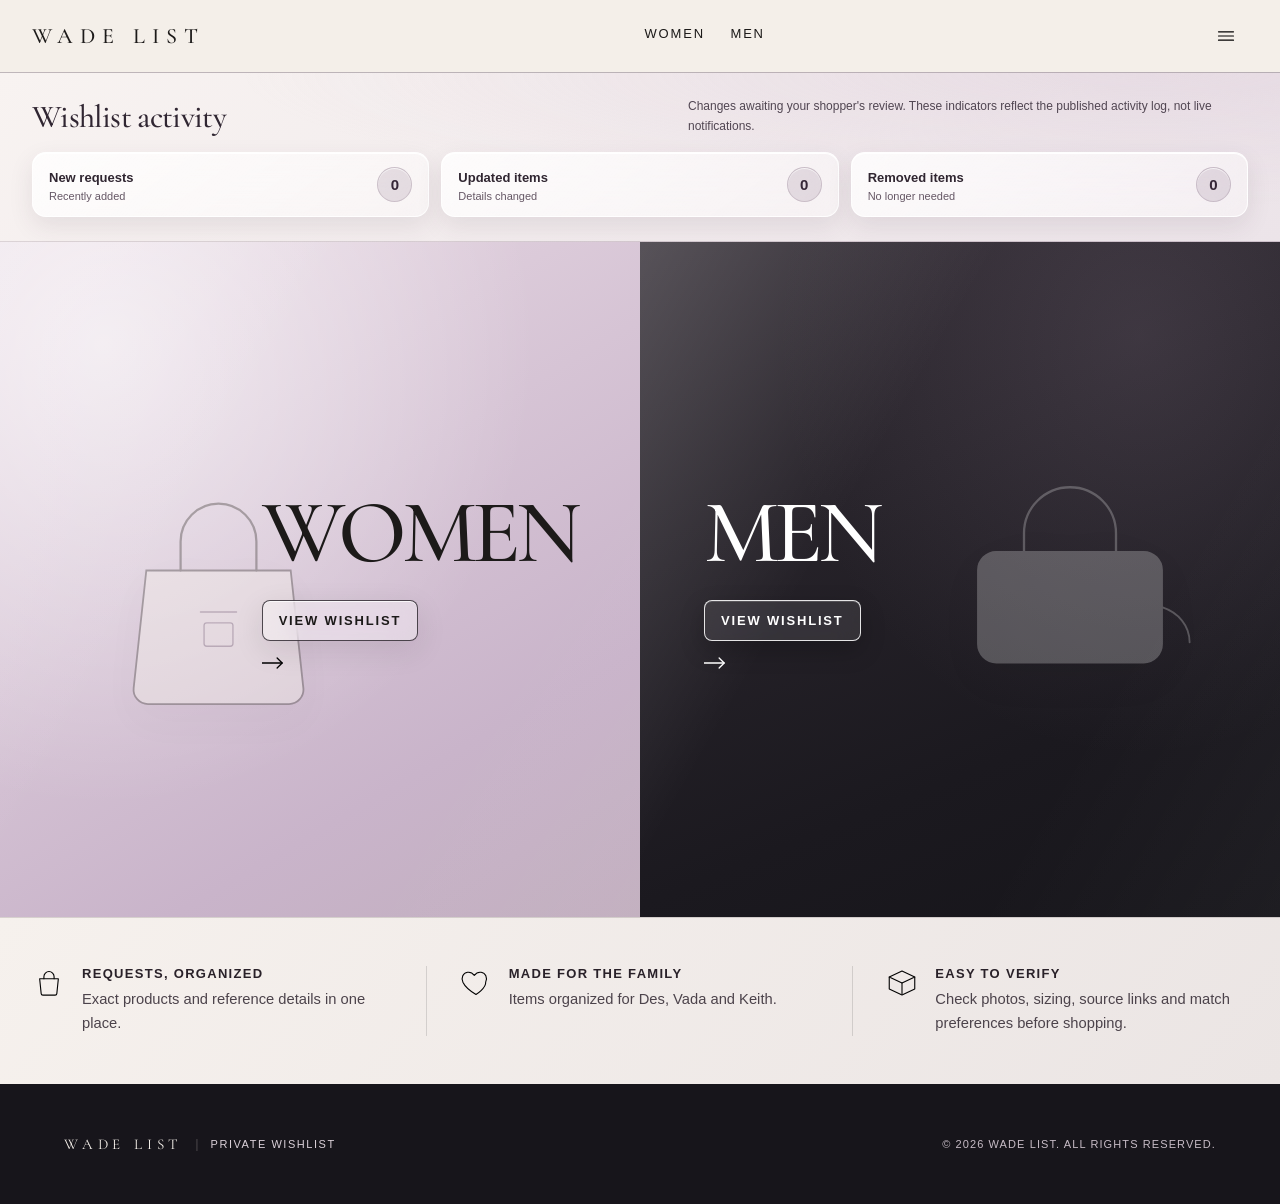
<file: index.html>
<!doctype html>
<html lang="en" class="no-js">
<head>
  <meta charset="utf-8" />
  <meta name="viewport" content="width=device-width, initial-scale=1" />
  <title>Wade List — Private Wishlist</title>
  <meta name="robots" content="noindex, nofollow" />
  <link rel="stylesheet" href="assets/css/tokens.css" />
  <link rel="stylesheet" href="assets/css/base.css" />
  <link rel="stylesheet" href="assets/css/nav.css" />
  <link rel="stylesheet" href="assets/css/home.css" />
  <link rel="stylesheet" href="assets/css/footer.css" />
  <link rel="stylesheet" href="assets/css/wishlist-refinement.css" />
  <link rel="stylesheet" href="assets/css/liquid-luxe.css?v=20261110glass3" />
  
</head>
<body>
  <a class="wishlist-skip" href="#main-content">Skip to wishlist</a>
  <header class="site-header">
    <div class="site-header__inner container">
      <a href="index.html" class="wordmark">WADE LIST</a>
      <nav class="main-nav" aria-label="Primary">
        <a href="women.html" class="main-nav__link">Women</a>
        <a href="men.html" class="main-nav__link">Men</a>
      </nav>
      <div class="site-header__icons"><button type="button" class="icon-btn icon-btn--menu" data-mobile-menu-trigger aria-label="Browse categories" aria-controls="megaMenu" aria-expanded="false"><img src="assets/images/icons/menu.svg" alt="" /></button></div>
    </div>

    <div class="mega-menu" id="megaMenu" data-mega-menu><div class="mega-menu__inner container"><a href="women.html">Women wishlist</a><a href="men.html">Men wishlist</a></div></div>
  </header>
  <div class="mega-menu-backdrop" data-mega-menu-backdrop></div>

<section id="wishlist-updates" class="shopper-updates" aria-label="Shopper activity dashboard">
    <div class="container">
      <div class="shopper-updates__intro"><h2>Wishlist activity</h2><p>Changes awaiting your shopper's review. These indicators reflect the published activity log, not live notifications.</p></div>
      <div class="shopper-updates__grid" role="group" aria-label="Published wishlist changes">
        <div class="shopper-updates__card" data-status="new" data-active="false"><div><strong>New requests</strong><small>Recently added</small></div><span class="shopper-updates__count" data-status-count="new">0</span></div>
        <div class="shopper-updates__card" data-status="updated" data-active="false"><div><strong>Updated items</strong><small>Details changed</small></div><span class="shopper-updates__count" data-status-count="updated">0</span></div>
        <div class="shopper-updates__card" data-status="removed" data-active="false"><div><strong>Removed items</strong><small>No longer needed</small></div><span class="shopper-updates__count" data-status-count="removed">0</span></div>
      </div>
    </div>
  </section>
  <main id="main-content"><h1 class="visually-hidden">Wade List: Personal shopping wishlist</h1>
    <section class="hero" id="wishlist-collections">
      <div class="hero__panel hero__panel--women">
        <div class="hero__image"><img src="assets/images/hero/women-hero.svg" alt="" /></div>
        <div class="hero__content">
          <h2 class="hero__headline serif-display">WOMEN</h2>
          <div class="hero__cta">
            <a href="women.html" class="hero__cta-label">View wishlist</a>
            <img class="hero__cta-arrow" src="assets/images/icons/arrow-right.svg" alt="" />
          </div>
        </div>
      </div>
      <div class="hero__panel hero__panel--men">
        <div class="hero__image"><img src="assets/images/hero/men-hero.svg" alt="" /></div>
        <div class="hero__content">
          <h2 class="hero__headline serif-display">MEN</h2>
          <div class="hero__cta">
            <a href="men.html" class="hero__cta-label">View wishlist</a>
            <img class="hero__cta-arrow" src="assets/images/icons/arrow-right.svg" alt="" />
          </div>
        </div>
      </div>
    </section>

    <section class="feature-row" id="wishlist-details">
      <div class="container feature-row__inner">
        <div class="feature-row__item">
          <img class="feature-row__icon" src="assets/images/icons/feature-curated.svg" alt="" />
          <div>
            <p class="feature-row__title">Requests, Organized</p>
            <p class="feature-row__text">Exact products and reference details in one place.</p>
          </div>
        </div>
        <div class="feature-row__item">
          <img class="feature-row__icon" src="assets/images/icons/feature-private.svg" alt="" />
          <div>
            <p class="feature-row__title">Made for the Family</p>
            <p class="feature-row__text">Items organized for Des, Vada and Keith.</p>
          </div>
        </div>
        <div class="feature-row__item">
          <img class="feature-row__icon" src="assets/images/icons/feature-exclusive.svg" alt="" />
          <div>
            <p class="feature-row__title">Easy to Verify</p>
            <p class="feature-row__text">Check photos, sizing, source links and match preferences before shopping.</p>
          </div>
        </div>
      </div>
    </section>
  </main>

  <footer class="site-footer" id="wishlist-footer">
    <div class="container site-footer__base-inner">
      <div class="site-footer__brand">
        <span class="site-footer__wordmark">WADE LIST</span>
        <span class="site-footer__divider">|</span>
        <span class="site-footer__tagline">Private Wishlist</span>
      </div>
      <p class="site-footer__copyright">© 2026 Wade List. All rights reserved.</p>
    </div>
  </footer>

  <script type="module" src="assets/js/main.js?v=20261110polish"></script>
  <script type="module" src="assets/js/activity.js"></script>
</body>
</html>
</file>
<file: assets/css/tokens.css>
:root {
  /* Palette */
  --color-black: #0e0d0c;
  --color-charcoal: #1c1a19;
  --color-cream: #f4efe9;
  --color-cream-deep: #ece4db;
  --color-white: #ffffff;
  --color-dusty-lilac: #cdb9cc;
  --color-dusty-lilac-deep: #b9a2b9;
  --color-soft-lilac: #ddd0dd;
  --color-dusty-pink: #eeded9;
  --color-dusty-pink-deep: #e3cdc6;
  --color-ink: #1c1a19;
  --color-ink-soft: #4a4542;
  --color-line: rgba(28, 26, 25, 0.14);
  --color-line-on-dark: rgba(244, 239, 233, 0.22);

  /* Type */
  --font-serif: "Cormorant Garamond", "Times New Roman", serif;
  --font-sans: "Helvetica Neue", Arial, sans-serif;
  --tracking-wide: 0.14em;
  --tracking-wordmark: 0.32em;

  /* Spacing */
  --space-1: 4px;
  --space-2: 8px;
  --space-3: 12px;
  --space-4: 16px;
  --space-5: 24px;
  --space-6: 32px;
  --space-7: 48px;
  --space-8: 64px;
  --space-9: 96px;

  /* Layout */
  --nav-height: 72px;
  --announce-height: 40px;
  --container-max: 1440px;

  /* Z-index scale */
  --z-announce: 60;
  --z-nav: 50;
  --z-mega-menu: 45;
  --z-category-stage: 10;
  --z-modal: 100;
}
</file>
<file: assets/css/base.css>
@import url("https://fonts.googleapis.com/css2?family=Cormorant+Garamond:ital,wght@0,400;0,500;0,600;1,400&family=Inter:wght@400;500;600&display=swap");

*,
*::before,
*::after {
  box-sizing: border-box;
}

html {
  -webkit-text-size-adjust: 100%;
  /* category pages inject ~9 viewports of content async after fetch;
     scroll anchoring otherwise yanks scrollY to keep trailing content pinned */
  overflow-anchor: none;
}

body {
  margin: 0;
  font-family: var(--font-sans);
  color: var(--color-ink);
  background: var(--color-cream);
  -webkit-font-smoothing: antialiased;
}

img {
  max-width: 100%;
  display: block;
}

a {
  color: inherit;
  text-decoration: none;
}

button {
  font: inherit;
  color: inherit;
  background: none;
  border: none;
  cursor: pointer;
  padding: 0;
}

ul {
  margin: 0;
  padding: 0;
  list-style: none;
}

h1, h2, h3, p {
  margin: 0;
}

svg {
  display: block;
}

.visually-hidden {
  position: absolute;
  width: 1px;
  height: 1px;
  overflow: hidden;
  clip: rect(0 0 0 0);
  white-space: nowrap;
}

.eyebrow {
  font-family: var(--font-sans);
  font-size: 11px;
  font-weight: 600;
  letter-spacing: var(--tracking-wide);
  text-transform: uppercase;
}

.serif-display {
  font-family: var(--font-serif);
  font-weight: 500;
  letter-spacing: 0.01em;
}

.link-arrow {
  display: inline-flex;
  align-items: center;
  gap: var(--space-3);
  font-size: 13px;
  font-weight: 500;
  letter-spacing: var(--tracking-wide);
  text-transform: uppercase;
  border-bottom: 1px solid currentColor;
  padding-bottom: 6px;
}

.link-arrow svg {
  transition: transform 0.25s ease;
}

.link-arrow:hover svg {
  transform: translateX(4px);
}

.container {
  max-width: var(--container-max);
  margin: 0 auto;
  padding: 0 var(--space-6);
}

@media (max-width: 767px) {
  .container {
    padding: 0 var(--space-4);
  }
}

/* JS/no-JS progressive enhancement gate */
.no-js .js-only {
  display: none !important;
}
</file>
<file: assets/css/nav.css>
/* Announcement bar */
.announce-bar {
  position: relative;
  z-index: var(--z-announce);
  height: var(--announce-height);
  background: var(--color-black);
  color: var(--color-white);
  display: flex;
  align-items: center;
  justify-content: center;
}

.announce-bar__text {
  font-size: 11px;
  font-weight: 500;
  letter-spacing: var(--tracking-wide);
  text-transform: uppercase;
}

.announce-bar__close {
  position: absolute;
  right: var(--space-5);
  top: 50%;
  transform: translateY(-50%);
  width: 16px;
  height: 16px;
  color: var(--color-white);
}

.announce-bar[hidden] {
  display: none;
}

/* Header */
.site-header {
  position: sticky;
  top: 0;
  z-index: var(--z-nav);
  background: var(--color-cream);
}

.site-header__inner {
  height: var(--nav-height);
  display: flex;
  align-items: center;
  justify-content: space-between;
  gap: var(--space-5);
}

.wordmark {
  font-family: var(--font-serif);
  font-size: 22px;
  font-weight: 500;
  letter-spacing: var(--tracking-wordmark);
  white-space: nowrap;
}

.main-nav {
  display: flex;
  align-items: center;
  gap: var(--space-7);
}

.main-nav__link,
.main-nav__trigger {
  display: inline-flex;
  align-items: center;
  gap: 6px;
  font-size: 13px;
  font-weight: 500;
  letter-spacing: var(--tracking-wide);
  text-transform: uppercase;
  padding-bottom: 4px;
  border-bottom: 1px solid transparent;
}

.main-nav__link--active,
.main-nav__link[aria-current="page"],
.main-nav__trigger[data-current="true"] {
  border-bottom-color: currentColor;
}

.main-nav__trigger .chevron {
  width: 10px;
  height: 10px;
  opacity: 0;
  transition: opacity 0.15s ease, transform 0.25s ease;
}

.main-nav__trigger:hover .chevron,
.main-nav__trigger:focus-visible .chevron,
.main-nav__trigger[aria-expanded="true"] .chevron {
  opacity: 1;
}

.main-nav__trigger[aria-expanded="true"] .chevron {
  transform: rotate(180deg);
}

.site-header__icons {
  display: flex;
  align-items: center;
  gap: var(--space-4);
}

.icon-btn {
  width: 20px;
  height: 20px;
  display: inline-flex;
}

.icon-btn--account {
  width: 34px;
  height: 34px;
  border: 1px solid var(--color-line);
  border-radius: 50%;
  align-items: center;
  justify-content: center;
}

.icon-btn--account img {
  width: 16px;
  height: 16px;
}

.icon-btn--menu {
  display: none;
}

.mega-menu__mobile-heading {
  display: none;
}

/* Mega menu */
.mega-menu {
  position: absolute;
  left: 0;
  right: 0;
  top: 100%;
  z-index: var(--z-mega-menu);
  background: var(--color-cream);
  box-shadow: 0 24px 48px rgba(14, 13, 12, 0.12);
  border-top: 1px solid var(--color-line);
  opacity: 0;
  visibility: hidden;
  transform: translateY(-6px);
  transition: opacity 0.22s ease, transform 0.22s ease, visibility 0.22s;
}

.mega-menu[data-open="true"] {
  opacity: 1;
  visibility: visible;
  transform: translateY(0);
}

.mega-menu__inner {
  display: flex;
  padding: var(--space-7) var(--space-6);
  gap: var(--space-7);
}

.mega-menu__half {
  flex: 1;
  display: grid;
  grid-template-columns: repeat(3, minmax(0, 1fr)) 1.3fr;
  gap: var(--space-6);
}

.mega-menu__half[data-cols="4"] {
  grid-template-columns: repeat(3, minmax(0, 1fr)) 1.3fr;
}

.mega-menu__half[data-cols="3"] {
  grid-template-columns: repeat(2, minmax(0, 1fr)) 1.3fr;
}

.mega-menu__divider {
  width: 1px;
  background: var(--color-line);
}

.mega-menu__col-title {
  font-size: 11px;
  font-weight: 600;
  letter-spacing: var(--tracking-wide);
  text-transform: uppercase;
  color: var(--color-ink-soft);
  margin-bottom: var(--space-4);
}

.mega-menu__col ul li {
  margin-bottom: var(--space-3);
}

.mega-menu__col ul li a {
  font-size: 14px;
}

.mega-menu__col ul li a:hover {
  text-decoration: underline;
  text-underline-offset: 3px;
}

.mega-menu__feature {
  display: flex;
  flex-direction: column;
}

.mega-menu__feature-image {
  aspect-ratio: 4 / 3;
  background: var(--color-dusty-lilac);
  border-radius: 2px;
  overflow: hidden;
  margin-bottom: var(--space-4);
  display: flex;
  align-items: center;
  justify-content: center;
}

.mega-menu__feature-image img {
  width: 60%;
}

.mega-menu__feature-label {
  font-size: 12px;
  font-weight: 600;
  letter-spacing: var(--tracking-wide);
  text-transform: uppercase;
  margin-bottom: 4px;
}

.mega-menu__feature-subtext {
  font-size: 13px;
  color: var(--color-ink-soft);
  margin-bottom: var(--space-3);
}

.mega-menu__feature-cta {
  font-size: 11px;
}

.mega-menu-backdrop {
  position: fixed;
  inset: 0;
  z-index: calc(var(--z-mega-menu) - 1);
  background: rgba(14, 13, 12, 0.15);
  opacity: 0;
  visibility: hidden;
  transition: opacity 0.22s ease, visibility 0.22s;
}

.mega-menu-backdrop[data-open="true"] {
  opacity: 1;
  visibility: visible;
}

@media (max-width: 767px) {
  .main-nav {
    display: none;
  }

  .mega-menu {
    position: fixed;
    top: calc(var(--announce-height) + var(--nav-height));
    bottom: 0;
    overflow-y: auto;
  }

  .mega-menu__inner {
    flex-direction: column;
    padding: var(--space-5) var(--space-4);
  }

  .mega-menu__half {
    display: block;
  }

  .mega-menu__divider {
    display: none;
  }

  .mega-menu__col {
    border-bottom: 1px solid var(--color-line);
  }

  .mega-menu__col ul {
    padding-bottom: var(--space-4);
  }

  .mega-menu__feature {
    display: none;
  }

  .site-header__icons .icon-btn:not(.icon-btn--account):not(.icon-btn--menu) {
    display: none;
  }

  .icon-btn--menu {
    display: inline-flex;
  }

  .mega-menu__mobile-heading {
    display: block;
    font-family: var(--font-serif);
    font-size: 22px;
    padding: var(--space-4) 0;
    border-bottom: 1px solid var(--color-line);
    margin-bottom: var(--space-3);
  }

  .mega-menu__mobile-home {
    display: block;
    padding: var(--space-4) 0;
    font-size: 14px;
    font-weight: 500;
    letter-spacing: var(--tracking-wide);
    text-transform: uppercase;
    border-bottom: 1px solid var(--color-line);
  }
}

@media (min-width: 768px) {
  .mega-menu__mobile-home {
    display: none;
  }
}
</file>
<file: assets/css/home.css>
.hero {
  display: flex;
  min-height: calc(100dvh - var(--announce-height) - var(--nav-height));
}

.hero__panel {
  position: relative;
  flex: 1;
  display: flex;
  align-items: center;
  overflow: hidden;
  padding: var(--space-8) var(--space-8);
}

.hero__panel--women {
  background: var(--color-dusty-lilac);
  color: var(--color-ink);
  justify-content: flex-end;
}

.hero__panel--men {
  background: var(--color-charcoal);
  color: var(--color-cream);
  justify-content: flex-start;
}

.hero__image {
  position: absolute;
  inset: 0;
  display: flex;
  align-items: center;
  justify-content: center;
  pointer-events: none;
}

.hero__panel--women .hero__image {
  justify-content: flex-start;
  padding-left: 6%;
}

.hero__panel--men .hero__image {
  justify-content: flex-end;
  padding-right: 4%;
}

.hero__image img {
  width: 60%;
  max-width: 480px;
}

.hero__content {
  position: relative;
  z-index: 1;
  max-width: 420px;
  text-align: left;
}

.hero__headline {
  font-size: clamp(56px, 9vw, 108px);
  line-height: 0.95;
  margin-bottom: var(--space-5);
}

.hero__panel--men .hero__headline {
  color: var(--color-white);
}

.hero__cta {
  display: flex;
  flex-direction: column;
  gap: var(--space-4);
  align-items: flex-start;
}

.hero__cta-label {
  font-size: 13px;
  font-weight: 500;
  letter-spacing: var(--tracking-wide);
  text-transform: uppercase;
}

.hero__cta-arrow {
  width: 22px;
  height: 12px;
}

/* Feature row */
.feature-row {
  background: var(--color-cream);
  border-top: 1px solid var(--color-line);
}

.feature-row__inner {
  display: grid;
  grid-template-columns: repeat(3, 1fr);
  padding: var(--space-7) 0;
}

.feature-row__item {
  display: flex;
  align-items: flex-start;
  gap: var(--space-4);
  padding: 0 var(--space-6);
}

.feature-row__item:not(:last-child) {
  border-right: 1px solid var(--color-line);
}

.feature-row__icon {
  width: 34px;
  height: 34px;
  flex-shrink: 0;
  color: var(--color-ink);
}

.feature-row__title {
  font-size: 13px;
  font-weight: 600;
  letter-spacing: var(--tracking-wide);
  text-transform: uppercase;
  margin-bottom: 6px;
}

.feature-row__text {
  font-size: 13px;
  color: var(--color-ink-soft);
  line-height: 1.5;
}

@media (max-width: 767px) {
  .hero {
    flex-direction: column;
    min-height: auto;
  }

  .hero__panel {
    min-height: 80vh;
    padding: var(--space-6) var(--space-5);
  }

  .hero__panel--women {
    justify-content: flex-start;
    align-items: flex-end;
  }

  .hero__panel--men {
    justify-content: flex-start;
    align-items: flex-start;
  }

  .feature-row__inner {
    grid-template-columns: 1fr;
    gap: var(--space-5);
  }

  .feature-row__item {
    border-right: none !important;
    padding: 0 var(--space-4);
  }

  .feature-row__item:not(:last-child) {
    padding-bottom: var(--space-5);
    border-bottom: 1px solid var(--color-line);
  }
}
</file>
<file: assets/css/footer.css>
.site-footer {
  background: var(--color-black);
  color: var(--color-cream);
  scroll-snap-align: start;
}

.site-footer__links {
  border-bottom: 1px solid var(--color-line-on-dark);
}

.site-footer__links-inner {
  display: flex;
  gap: var(--space-6);
  padding: var(--space-6) 0;
  flex-wrap: wrap;
}

.site-footer__links-inner a {
  font-size: 12px;
  letter-spacing: var(--tracking-wide);
  text-transform: uppercase;
  color: var(--color-cream);
  opacity: 0.85;
}

.site-footer__links-inner a:hover {
  opacity: 1;
  text-decoration: underline;
  text-underline-offset: 3px;
}

.site-footer__base-inner {
  display: flex;
  align-items: center;
  justify-content: space-between;
  padding: var(--space-5) 0;
  flex-wrap: wrap;
  gap: var(--space-3);
}

.site-footer__brand {
  display: flex;
  align-items: center;
  gap: var(--space-3);
  font-size: 13px;
}

.site-footer__wordmark {
  font-family: var(--font-serif);
  letter-spacing: var(--tracking-wordmark);
  font-size: 15px;
}

.site-footer__divider {
  color: var(--color-line-on-dark);
}

.site-footer__tagline {
  letter-spacing: var(--tracking-wide);
  text-transform: uppercase;
  font-size: 11px;
  opacity: 0.75;
}

.site-footer__copyright {
  font-size: 11px;
  letter-spacing: var(--tracking-wide);
  text-transform: uppercase;
  opacity: 0.75;
}

@media (max-width: 767px) {
  .site-footer__links-inner {
    gap: var(--space-4) var(--space-5);
  }

  .site-footer__base-inner {
    flex-direction: column;
    align-items: flex-start;
  }
}
</file>
<file: assets/css/wishlist-refinement.css>
/* Wade List refinement: editorial shopping reference, responsive category fades,
   horizontal-only product carousels, and consistent keyboard focus. */
:root { --wl-border: rgba(28,26,25,.25); }
:where(a, button, [tabindex]):focus-visible {
  outline: 3px solid #1c1a19;
  outline-offset: 4px;
}
body { overflow-x: clip; }
.site-header { box-shadow: 0 1px 0 var(--color-line); }
.site-header__inner { gap: 12px; }
.main-nav { gap: clamp(12px,2vw,30px); }
.main-nav a[aria-current="page"] { border-bottom: 2px solid; }
.site-header__icons .icon-btn--menu { display: inline-flex; width: 40px; height: 40px; align-items:center;justify-content:center; }
.site-header__icons .icon-btn--menu img { width: 20px; height: 20px; }
.mega-menu__inner { display:grid; grid-template-columns: repeat(2,minmax(0,1fr)); gap: clamp(20px,5vw,72px); }
.mega-menu__group { min-width: 0; }
.mega-menu__group h2 { font:500 clamp(27px,3.2vw,42px)/1.1 var(--font-serif);margin-bottom:16px; }
.mega-menu__group ul { display:grid;grid-template-columns:repeat(2,minmax(0,1fr));gap:6px 12px; }
.mega-menu__group a { display:block; padding:10px 4px; border-bottom:1px solid var(--color-line);font-size:14px; }
.mega-menu__group a:hover,.mega-menu__group a:focus-visible { background:rgba(28,26,25,.06); }
.mega-menu-backdrop[data-open="true"] { background:rgba(14,13,12,.36); }
@media(max-width:767px){
  .main-nav { display:flex; gap:12px; }
  .main-nav a { font-size:12px; }
  .site-header__inner { gap:8px; }
  .wordmark { font-size:clamp(15px,4vw,21px);letter-spacing:.16em; }
  .mega-menu { top:var(--nav-height);max-height:calc(100dvh - var(--nav-height));bottom:auto;overflow:auto; }
  .mega-menu__inner { grid-template-columns:1fr;padding:20px 18px; }
  .mega-menu__group ul { grid-template-columns:repeat(2,minmax(0,1fr)); }
}
@media(max-width:340px){ .main-nav { gap:8px; }.main-nav a{font-size:11px;}.wordmark{font-size:14px;} }

/* Both lists appear immediately in the first viewport on every phone. */
.hero {
  min-height: min(75dvh,760px);
  overflow: hidden;
}
.hero__panel {
  min-width:0;
  min-height:0;
  transition: filter .2s ease;
}
.hero__panel--women { background:linear-gradient(150deg,#e5d2df,#cdb9cc); }
.hero__panel--men { background:linear-gradient(145deg,#2d2a2a,#111114); }
.hero__panel .hero__content { max-width:100%; }
.hero__panel .hero__headline { font-size:clamp(35px,7vw,98px);letter-spacing:-.04em; }
.hero__panel .hero__cta-label { display:inline-flex;align-items:center;padding:10px 12px;border:1px solid currentColor;border-radius:2px; background:rgba(255,255,255,.13);font-weight:650; }
.hero__panel .hero__cta-label:hover { background:rgba(255,255,255,.26); }
.hero__panel--women .hero__cta-label { background:rgba(255,255,255,.4); }
.hero__image img { max-width:390px; opacity:.32; }
@media(max-width:767px){
 .hero { display:grid;grid-template-columns:repeat(2,minmax(0,1fr));min-height: min(60dvh,550px); }
 .hero__panel { padding:clamp(16px,3vw,28px);display:flex;align-items:flex-end;justify-content:flex-start;overflow:hidden; }
 .hero__panel--women,.hero__panel--men { align-items:flex-end; }
 .hero__panel .hero__headline { font-size:clamp(29px,8vw,60px);margin-bottom:12px; }
 .hero__cta { gap:8px; }
 .hero__cta-label { font-size:10px;letter-spacing:.06em;text-align:center;line-height:1.3; }
 .hero__image img { width:94%; max-width:none; transform:translateY(-7%);opacity:.24; }
 .hero__panel--women .hero__image { padding-left:0; }
 .hero__panel--men .hero__image { padding-right:0; }
}
@media(max-width:380px){
 .hero { min-height: min(55dvh,430px); }
 .hero__panel { padding:14px; }
 .hero__panel .hero__headline { font-size:clamp(27px,8vw,40px); }
}
@media(max-height:520px) and (orientation:landscape) {
 .hero { min-height:65dvh; }
}
/* Summary badges are factual read-only counts from data/activity.json. */
.shopper-updates { padding:24px 0; background:#fff; border-top:1px solid var(--color-line); border-bottom:1px solid var(--color-line); }
.shopper-updates__intro {display:flex;align-items:center;justify-content:space-between;gap:14px;flex-wrap:wrap;margin-bottom:16px;}
.shopper-updates__intro h2 {font:500 clamp(22px,3vw,32px) var(--font-serif);}
.shopper-updates__intro p {font-size:12px;line-height:1.6;color:var(--color-ink-soft);max-width:560px;}
.shopper-updates__grid {display:grid;grid-template-columns:repeat(3,minmax(0,1fr));gap:12px;}
.shopper-updates__card {display:flex;align-items:center;justify-content:space-between;gap:10px;padding:14px 16px;background:#f4efe9;border:1px solid var(--color-line);border-radius:7px;}
.shopper-updates__card strong {font-size:13px;font-weight:650;}
.shopper-updates__card small {display:block;font-size:11px;color:var(--color-ink-soft);margin-top:4px;}
.shopper-updates__count {display:grid;place-items:center;min-width:35px;height:35px;padding:0 6px;background:#ded8d2;border-radius:100px;color:#292524;font-weight:750;font-size:15px;}
.shopper-updates__card[data-active="true"] {background:#e9e0ef;border-color:#42263c;box-shadow:0 3px 14px #20101b18;}
.shopper-updates__card[data-active="true"] .shopper-updates__count {background:#27212c;color:#fff;}
@media(max-width:520px){
 .shopper-updates__grid {gap:6px;}
 .shopper-updates__card {flex-direction:column-reverse;align-items:flex-start;padding:10px 8px;gap:8px;}
 .shopper-updates__card strong {font-size:11px;}
 .shopper-updates__card small {font-size:9px;}
 .shopper-updates__count {min-width:31px;height:31px;}
 .shopper-updates {padding:18px 0;}
}

/* All category layout rules now live in category.css.
   Keeping one cascade source eliminates contradictory mobile overrides. */

/* Modal: view-only, no fake edit or remove buttons. */
.modal__view-only,.modal__match {font-size:12px;line-height:1.5;margin-bottom:12px;color:var(--color-ink-soft);}
.modal[data-theme="dark"] .modal__view-only,.modal[data-theme="dark"] .modal__match {color:var(--color-cream);}
.modal__match strong {font-weight:750;}
.modal__actions .btn[aria-disabled="true"] {opacity:.55;cursor:not-allowed;}
.modal-overlay[hidden] {display:none !important;}
.modal__thumb:focus-visible {outline:3px solid currentColor;outline-offset:3px;}
.modal__close {width:40px;height:40px;display:grid;place-items:center;}
.modal__close img {width:20px;height:20px;}
.modal__thumbs {overflow-x:auto;scrollbar-width:thin;padding:4px;}
.modal__share {width:36px;height:36px;display:grid;place-items:center;}
.modal__share img {width:19px;height:19px;}

/* Keyboard and touch ergonomics for the shopper and screen readers. */
.wishlist-skip {position:fixed;left:10px;top:-90px;z-index:300;background:#fff;color:#111;padding:12px 18px;font-weight:700;border:3px solid #111;border-radius:6px;}
.wishlist-skip:focus {top:12px;}
.announce-bar__close {width:44px;height:40px;right:8px;display:grid;place-items:center;}
.announce-bar__close img {width:17px;height:17px;}
.site-header__icons .icon-btn--menu {min-width:44px;min-height:44px;}
.category-layer__carousel-wrap .carousel__arrow {min-width:44px;min-height:44px;}
@media(max-height:620px) and (max-width:767px) {
 .hero {min-height:clamp(260px,49dvh,350px);}
}

/* Fit the announcement and preserve balanced gutters on every phone. */
.announce-bar__text{white-space:normal;text-align:center;line-height:1.25;padding-inline:48px;font-size:11px;letter-spacing:.14em;}
.announce-bar .container{width:100%;}
@media(max-width:767px){.announce-bar__text{font-size:10px;letter-spacing:.13em;line-height:1.35;}}
</file>
<file: assets/css/liquid-luxe.css>
/*
  WADE LIST | LIQUID EDITION
  Optical glass, precise navigation and native page/carousel snap.
  Every surface is translucent, with quiet highlights and deep tonal contrast.
  Product imagery, catalog data, links and prices are left untouched.
*/

/* Fewer decorations, deeper materiality. */
:root {
  --wl-obsidian:#1c1a20;
  --wl-plum:#493847;
  --wl-amethyst:#766074;
  --wl-fog:#f2ebe8;
  --wl-porcelain:#fbf8f5;
  --wl-glass:rgba(255,255,255,.38);
  --wl-glass-edge:rgba(255,255,255,.69);
  --wl-glass-shadow:0 25px 65px rgba(37,27,39,.14);
  --wl-stage-gap:clamp(18px,3.4vw,52px);
}
body {background:#eee7e4;}
:where(.hero,.category-layer,.modal,.feature-row__item) {
  -webkit-font-smoothing:antialiased;
}
:where(a,button,[tabindex]):focus-visible {
  outline:3px solid #703858;
  outline-offset:4px;
}

/* An editorial rather than decorative liquid finish on the home cover. */
.hero {
  isolation:isolate;
  background:#d7c7d3;
}
.hero__panel {
  isolation:isolate;
  border:0;
}
.hero__panel--women {
  background:
    radial-gradient(ellipse at 16% 15%,rgba(255,255,255,.58),transparent 57%),
    linear-gradient(150deg,#e8dae4 0%,#c9b4ca 74%,#c1aebe 100%) !important;
}
.hero__panel--men {
  background:
    radial-gradient(ellipse at 78% 14%,rgba(149,131,152,.2),transparent 51%),
    linear-gradient(158deg,#332d35,#1b191f 71%,#16151a) !important;
}
.hero__panel::after {
  content:"";
  position:absolute;
  inset:0;
  pointer-events:none;
  z-index:0;
  background:linear-gradient(120deg,rgba(255,255,255,.18) 0%,transparent 35%,transparent 70%,rgba(255,255,255,.035) 100%);
}
.hero__image {z-index:0}
.hero__image img {filter:drop-shadow(0 18px 25px rgba(30,23,33,.12))}
.hero__content {z-index:2}
.hero__headline {
  letter-spacing:-.055em !important;
  text-wrap:balance;
}
.hero__cta-label {
  position:relative;
  border:1px solid rgba(37,30,38,.8) !important;
  border-radius:8px !important;
  background:rgba(255,255,255,.36) !important;
  backdrop-filter:blur(12px) saturate(115%);
  -webkit-backdrop-filter:blur(12px) saturate(115%);
  box-shadow:inset 0 1px 0 rgba(255,255,255,.76),0 9px 30px rgba(25,19,30,.1);
  padding:12px 16px !important;
  transition:transform .2s ease,background .2s ease,box-shadow .2s ease;
}
.hero__panel--men .hero__cta-label {
  background:rgba(255,255,255,.085) !important;
  border-color:rgba(255,255,255,.87) !important;
  color:#fff;
  box-shadow:inset 0 1px 0 rgba(255,255,255,.15),0 9px 25px rgba(0,0,0,.21);
}
.hero__cta-label:is(:hover,:focus-visible) {
  transform:translateY(-2px);
  background:rgba(255,255,255,.55) !important;
  box-shadow:0 12px 35px rgba(25,19,30,.17);
}
.hero__panel--men .hero__cta-label:is(:hover,:focus-visible) {
  color:#17141a;
  background:rgba(255,255,255,.93) !important;
}
.hero__panel--men .hero__cta-arrow {filter:brightness(0) invert(1)}
.feature-row {
  background:linear-gradient(130deg,#f6f1ed 0%,#ebe5e4 100%);
}
.feature-row__item {min-width:0}
.feature-row__title {color:#292129;font-weight:700;letter-spacing:.1em}
.feature-row__text {color:#4c434b;font-size:clamp(13px,1.15vw,15px);line-height:1.65}
@media(max-width:767px) {
  .hero__cta-label {padding:10px 12px !important}
  .hero__panel {min-width:0}
  .feature-row__inner {gap:0 !important}
  .feature-row__item {padding:24px clamp(22px,5vw,34px) !important}
  .feature-row__item:not(:last-child) {border-bottom:1px solid rgba(64,52,62,.2)}
}
@media(orientation:landscape) and (max-height:520px) {
  .hero {min-height:clamp(250px,72svh,440px) !important}
}

/* TRUE CATEGORY SNAP: nine actual readable document sections.
   No sticky phantom track, opacity stack or synthetic scroll height. */
html.snap-page {
  scroll-snap-type:none;
  scroll-padding-top:var(--nav-height);
  scroll-behavior:smooth;
}
html.snap-page.snap-ready {scroll-snap-type:y mandatory}
html.snap-page.modal-open {scroll-snap-type:none !important;scroll-behavior:auto !important}
.snap-page .category-scroll,
.snap-page .category-track,
.snap-page .category-stage {
  position:relative !important;
  top:auto !important;
  inset:auto !important;
  display:block !important;
  width:100% !important;
  height:auto !important;
  min-height:0 !important;
  max-height:none !important;
  overflow:visible !important;
  background:transparent !important;
}
.snap-page .category-layer,
.snap-page .category-layer.is-current {
  --layer-start:#e2d5e1;
  --layer-end:#c5b2c8;
  --layer-ink:#28222a;
  position:relative !important;
  top:auto !important;
  right:auto !important;
  bottom:auto !important;
  left:auto !important;
  inset:auto !important;
  width:100% !important;
  height:auto !important;
  min-height:calc(100svh - var(--nav-height)) !important;
  opacity:1 !important;
  visibility:visible !important;
  pointer-events:auto !important;
  transform:none !important;
  transition:none !important;
  scroll-snap-align:start;
  scroll-snap-stop:always;
  color:var(--layer-ink);
  background:
    radial-gradient(ellipse at 13% 8%,rgba(255,255,255,.58),transparent 54%),
    radial-gradient(ellipse at 93% 88%,rgba(112,78,112,.12),transparent 52%),
    linear-gradient(144deg,var(--layer-start),var(--layer-end)) !important;
  border-top:1px solid rgba(255,255,255,.42);
  isolation:isolate;
}
.snap-page .category-layer[data-bg="cream"] {--layer-start:#f8f4ef;--layer-end:#e6dfd7}
.snap-page .category-layer[data-bg="dusty-pink"] {--layer-start:#f5e4e5;--layer-end:#dcc4cc}
.snap-page .category-layer[data-bg="soft-lilac"] {--layer-start:#eae4ef;--layer-end:#d0bfd7}
.snap-page .category-layer[data-bg="dusty-lilac"] {--layer-start:#e6d9e8;--layer-end:#c2b0c8}
body[data-page="men"] .category-layer {
  --layer-start:#342e39;--layer-end:#1b1a20;--layer-ink:#fffaf7;
  background:
    radial-gradient(ellipse at 24% 14%,rgba(164,141,167,.19),transparent 52%),
    radial-gradient(ellipse at 90% 96%,rgba(114,86,117,.1),transparent 45%),
    linear-gradient(147deg,var(--layer-start),var(--layer-end)) !important;
  border-top-color:rgba(255,255,255,.13);
}
body[data-page="men"] .category-layer[data-bg="cream"] {--layer-start:#343031;--layer-end:#211f22}
body[data-page="men"] .category-layer[data-bg="dusty-pink"] {--layer-start:#372a33;--layer-end:#241c27}
body[data-page="men"] .category-layer[data-bg="soft-lilac"] {--layer-start:#38303b;--layer-end:#211c26}
body[data-page="men"] .category-layer[data-bg="dusty-lilac"] {--layer-start:#332c38;--layer-end:#1e1a24}

.snap-page .category-layer__grid {
  display:grid !important;
  grid-template-columns:minmax(210px,325px) minmax(0,1fr) !important;
  grid-template-rows:auto !important;
  gap:var(--wl-stage-gap) !important;
  align-items:center !important;
  width:100% !important;
  max-width:1480px;
  height:auto !important;
  min-height:calc(100svh - var(--nav-height));
  margin:0 auto;
  padding:clamp(28px,5vw,68px) clamp(25px,5.3vw,82px) !important;
}
.category-layer__info {
  min-width:0;
  max-width:100%;
  padding:clamp(22px,3.3vw,42px);
  border:1px solid rgba(255,255,255,.59);
  border-radius:clamp(18px,2.4vw,28px);
  background:linear-gradient(145deg,rgba(255,255,255,.33),rgba(255,255,255,.13));
  -webkit-backdrop-filter:blur(18px) saturate(115%);
  backdrop-filter:blur(18px) saturate(115%);
  box-shadow:inset 0 1px 0 rgba(255,255,255,.69),0 18px 50px rgba(63,45,62,.08);
}
body[data-page="men"] .category-layer__info {
  border-color:rgba(255,255,255,.24);
  background:linear-gradient(145deg,rgba(255,255,255,.09),rgba(255,255,255,.025));
  box-shadow:inset 0 1px 0 rgba(255,255,255,.2),0 20px 45px rgba(0,0,0,.16);
}
.category-layer__heading {display:flex;gap:12px;flex-wrap:wrap;align-items:baseline}
.category-layer__index {
  color:#59465c;
  font-size:12px;
  letter-spacing:.2em;
  font-weight:650;
}
.category-layer__name {
  color:var(--layer-ink);
  font-size:clamp(42px,4.8vw,76px);
  font-weight:500;
  line-height:1.02;
  letter-spacing:-.035em;
  overflow-wrap:anywhere;
  text-wrap:balance;
}
.category-layer__eyebrow {color:#594b55;margin-top:24px}
.category-layer__desc {
  color:#48404b;
  font-size:clamp(14px,1.1vw,16px);
  line-height:1.65;
}
.category-layer__scroll-cue {
  color:#312734;
  border-bottom-color:rgba(50,38,53,.62);
}
body[data-page="men"] :is(.category-layer__index,.category-layer__eyebrow) {color:#e1cadd}
body[data-page="men"] :is(.category-layer__desc,.category-layer__scroll-cue) {color:#f0e7ef}
body[data-page="men"] .category-layer__scroll-cue {border-bottom-color:rgba(255,255,255,.7)}

/* The whole product tray scrolls natively, with centered snapping.
   Its card dimensions are set in pixels by the small carousel controller. */
.category-layer__carousel-wrap {
  display:flex;
  align-items:center !important;
  min-width:0 !important;
  min-height:0 !important;
  max-width:100% !important;
  width:100% !important;
  height:auto !important;
  padding:12px 5px 46px !important;
  isolation:isolate;
}
.carousel {
  position:relative;
  display:block !important;
  width:100% !important;
  max-width:100% !important;
  min-width:0 !important;
  height:auto !important;
  overflow-x:auto !important;
  overflow-y:hidden !important;
  overscroll-behavior-inline:contain;
  scroll-snap-type:x mandatory;
  scroll-snap-stop:always;
  scroll-behavior:smooth;
  touch-action:pan-x pan-y !important;
  -webkit-overflow-scrolling:touch;
  scrollbar-width:none;
  padding:14px 0 20px !important;
  -webkit-mask-image:linear-gradient(90deg,transparent,black 3%,black 97%,transparent);
  mask-image:linear-gradient(90deg,transparent,black 3%,black 97%,transparent);
}
.carousel::-webkit-scrollbar {display:none}
.carousel.is-dragging {
  cursor:grabbing !important;
  scroll-snap-type:none !important;
  scroll-behavior:auto !important;
  user-select:none;
  -webkit-user-select:none;
}
.carousel.is-dragging * {cursor:grabbing !important}
.carousel__track {
  position:relative !important;
  display:flex !important;
  align-items:flex-start !important;
  gap:clamp(15px,2.15vw,30px) !important;
  width:max-content !important;
  max-width:none !important;
  margin:0 !important;
  padding:10px max(14px,calc((var(--viewport-width,500px) - var(--card-width,240px)) / 2)) 15px !important;
  transform:none !important;
  transition:none !important;
  will-change:auto !important;
}
.carousel__card {
  display:flex;
  flex-direction:column;
  align-items:stretch;
  flex:0 0 auto;
  width:clamp(200px,21vw,310px) !important;
  min-width:0;
  margin:0;
  cursor:pointer;
  scroll-snap-align:center !important;
  scroll-snap-stop:always;
  border-radius:24px;
}
.carousel__card-frame {
  position:relative;
  display:flex;
  justify-content:center;
  align-items:center;
  width:100%;
  aspect-ratio:3/3.8 !important;
  padding:clamp(19px,2.2vw,29px) !important;
  border:1px solid rgba(255,255,255,.76) !important;
  border-radius:clamp(18px,2.2vw,28px) !important;
  background:
    radial-gradient(ellipse at 20% 5%,rgba(255,255,255,.89),rgba(255,255,255,0) 61%),
    linear-gradient(149deg,rgba(255,255,255,.62),rgba(255,255,255,.26) 70%,rgba(246,240,248,.36)) !important;
  -webkit-backdrop-filter:blur(24px) saturate(140%);
  backdrop-filter:blur(24px) saturate(140%);
  box-shadow:
    inset 0 1px 0 rgba(255,255,255,.94),
    inset 0 -1px 0 rgba(111,89,113,.09),
    0 19px 48px rgba(44,32,47,.18),
    0 4px 12px rgba(44,32,47,.06) !important;
  transform:none !important;
  overflow:hidden;
  transition:transform .3s cubic-bezier(.22,1,.36,1),
    box-shadow .3s ease,background .3s ease !important;
}
.carousel__card-frame::before {
  content:"";
  position:absolute;
  z-index:0;
  inset:0;
  pointer-events:none;
  border-radius:inherit;
  background:
    linear-gradient(119deg,rgba(255,255,255,.55) 0%,rgba(255,255,255,.05) 29%,transparent 44%),
    radial-gradient(ellipse at 85% 94%,rgba(126,101,139,.13),transparent 53%);
}
.carousel__card-frame img {
  position:relative;
  z-index:1;
  width:94% !important;
  max-width:100%;
  height:91% !important;
  object-fit:contain;
  filter:drop-shadow(0 13px 14px rgba(54,41,54,.1));
}
.carousel__card:is(:hover,:focus-visible) .carousel__card-frame {
  transform:translateY(-5px) !important;
  box-shadow:
    inset 0 1px 0 rgba(255,255,255,.99),
    0 29px 64px rgba(44,32,47,.24),
    0 8px 20px rgba(44,32,47,.1) !important;
}
.carousel__card-frame.is-placeholder {
  background:linear-gradient(145deg,rgba(255,255,255,.48),rgba(255,255,255,.22)) !important;
}
.carousel__card-frame.is-placeholder img {
  width:58% !important;height:58% !important;
  opacity:.75;
  filter:none;
}
.carousel__image-status {
  z-index:2;
  color:#403841;
  font-size:9px;
  letter-spacing:.11em;
  bottom:14px;
}
.carousel__caption {
  padding:18px 10px 8px !important;
  color:var(--layer-ink) !important;
  min-height:70px;
  text-align:center;
}
.carousel__caption-brand {
  color:inherit;
  font-size:11px;
  font-weight:750;
  letter-spacing:.19em;
}
.carousel__caption-name {
  color:inherit;
  margin-top:6px;
  font-size:clamp(22px,2vw,29px);
  letter-spacing:-.015em;
  line-height:1.15;
}
body[data-page="men"] .carousel__card-frame {
  background:
    radial-gradient(ellipse at 17% 10%,rgba(255,255,255,.37),transparent 65%),
    linear-gradient(140deg,rgba(241,230,242,.33),rgba(217,198,221,.13)) !important;
  border-color:rgba(255,255,255,.42) !important;
  box-shadow:inset 0 1px 0 rgba(255,255,255,.55),0 21px 54px rgba(0,0,0,.34) !important;
}
body[data-page="men"] .carousel__card-frame.is-placeholder {
  background:linear-gradient(145deg,rgba(249,246,243,.86),rgba(231,221,229,.65)) !important;
}
body[data-page="men"] .carousel__image-status {color:#2b252f}
.carousel__arrow {
  position:absolute;
  z-index:5;
  top:45%;
  display:grid !important;
  place-items:center;
  width:clamp(45px,4.5vw,52px) !important;
  height:clamp(45px,4.5vw,52px) !important;
  border:1px solid rgba(255,255,255,.8) !important;
  border-radius:50%;
  color:#fff !important;
  background:rgba(28,26,33,.91) !important;
  -webkit-backdrop-filter:blur(15px);
  backdrop-filter:blur(15px);
  box-shadow:0 7px 25px rgba(32,24,35,.27),inset 0 1px 0 rgba(255,255,255,.18) !important;
  transform:translateY(-50%);
  transition:background .2s ease,box-shadow .2s ease,opacity .2s ease;
}
.carousel__arrow--prev {left:5px !important}
.carousel__arrow--next {right:5px !important}
.carousel__arrow img {filter:brightness(0) invert(1);width:20px;height:14px}
.carousel__arrow:not(:disabled):hover {
  background:#47354a !important;
  box-shadow:0 8px 29px rgba(39,22,44,.37) !important;
}
.carousel__arrow:disabled {
  opacity:.5 !important;
  border-color:rgba(34,28,38,.6) !important;
  box-shadow:none !important;
  cursor:not-allowed;
}
body[data-page="men"] .carousel__arrow {background:rgba(244,236,242,.94) !important;border-color:rgba(255,255,255,.78) !important}
body[data-page="men"] .carousel__arrow img {filter:none}
body[data-page="men"] .carousel__arrow:hover:not(:disabled) {background:#fff !important}
.carousel__dots {
  display:flex;
  align-items:center;
  justify-content:center;
  gap:10px;
  bottom:0 !important;
  min-height:20px;
  padding:3px 7px;
  max-width:calc(100% - 12px);
}
.carousel__dot {
  width:12px !important;
  min-width:12px !important;
  height:12px !important;
  min-height:12px !important;
  border:2px solid #4c384a !important;
  border-radius:99px;
  background:rgba(255,255,255,.62) !important;
  box-shadow:0 0 0 2px rgba(255,255,255,.22);
  transition:width .22s ease,background .22s ease;
}
.carousel__dot[aria-current="true"] {
  width:32px !important;
  min-width:32px !important;
  background:#4c304b !important;
  border-color:#4c304b !important;
  box-shadow:0 0 0 2px rgba(255,255,255,.57);
}
body[data-page="men"] .carousel__dot {
  border-color:#f4e9f3 !important;
  background:rgba(244,233,243,.28) !important;
}
body[data-page="men"] .carousel__dot[aria-current="true"] {
  background:#f0d7e9 !important;
  border-color:#f0d7e9 !important;
}
.carousel__dot:focus-visible,.carousel__arrow:focus-visible {
  outline:3px solid #7e3971 !important;
  outline-offset:4px !important;
}

/* Distinct product modal controls, separated rather than stacked on
   the image and overlapping the X as on the original iPhone screenshot. */
.modal-overlay {
  padding:clamp(8px,2vw,24px) !important;
  background:rgba(17,13,20,.58) !important;
  -webkit-backdrop-filter:blur(11px);
  backdrop-filter:blur(11px);
}
.modal {
  width:min(1080px,100%);
  max-height:min(94dvh,1100px);
  overflow-y:auto;
  overflow-x:hidden;
  overscroll-behavior:contain;
  -webkit-overflow-scrolling:touch;
  padding:clamp(20px,3.8vw,52px) !important;
  border:1px solid rgba(255,255,255,.74);
  border-radius:clamp(20px,3vw,30px) !important;
  background:
    radial-gradient(ellipse at 15% 5%,rgba(255,255,255,.9),transparent 58%),
    linear-gradient(155deg,rgba(250,246,242,.97),rgba(235,226,231,.96)) !important;
  box-shadow:0 40px 120px rgba(8,5,12,.36),inset 0 1px 0 rgba(255,255,255,.97);
}
.modal[data-theme="dark"] {
  background:linear-gradient(155deg,rgba(49,41,51,.98),rgba(26,23,30,.98)) !important;
  border-color:rgba(255,255,255,.31) !important;
}
.modal__toolbar {
  position:sticky;
  top:0;
  z-index:15;
  display:flex;
  justify-content:flex-end;
  align-items:center;
  gap:14px;
  width:max-content;
  max-width:100%;
  margin:-8px -7px 17px auto;
  pointer-events:none;
}
.modal__toolbar .modal__close,
.modal__toolbar .modal__share {
  position:relative !important;
  inset:auto !important;
  top:auto !important;
  right:auto !important;
  left:auto !important;
  display:grid !important;
  place-items:center !important;
  flex:0 0 46px;
  width:46px !important;
  height:46px !important;
  min-width:46px !important;
  min-height:46px !important;
  margin:0 !important;
  border:1px solid rgba(69,52,69,.28);
  border-radius:50%;
  background:rgba(255,255,255,.84) !important;
  -webkit-backdrop-filter:blur(14px);
  backdrop-filter:blur(14px);
  box-shadow:0 7px 23px rgba(41,31,41,.13),inset 0 1px 0 rgba(255,255,255,.96);
  pointer-events:auto;
  transition:background .2s ease,transform .2s ease;
}
.modal__toolbar .modal__close:hover,
.modal__toolbar .modal__share:hover {
  background:#fff !important;
  transform:translateY(-2px);
}
.modal__toolbar .modal__close img {width:20px !important;height:20px !important}
.modal__toolbar .modal__share img {width:19px !important;height:19px !important}
.modal__toolbar .modal__share[hidden] {display:none !important}
.modal__body {grid-template-columns:minmax(0,1.08fr) minmax(0,1fr);gap:clamp(26px,4vw,54px)}
.modal__gallery,.modal__details {min-width:0}
.modal__gallery-main {
  aspect-ratio:1 / 1.08;
  border:1px solid rgba(255,255,255,.74);
  border-radius:clamp(15px,2.4vw,24px);
  background:
    radial-gradient(ellipse at 26% 9%,rgba(255,255,255,.82),transparent 62%),
    linear-gradient(149deg,rgba(255,255,255,.58),rgba(232,222,233,.36)) !important;
  -webkit-backdrop-filter:blur(18px);
  backdrop-filter:blur(18px);
  box-shadow:inset 0 1px 0 rgba(255,255,255,.92),0 16px 35px rgba(44,32,46,.11);
}
.modal[data-theme="dark"] .modal__gallery-main {
  background:linear-gradient(148deg,rgba(250,245,241,.92),rgba(222,212,222,.79)) !important;
}
.modal__gallery-main > img {width:83% !important;height:83% !important;object-fit:contain}
.modal__thumbs {padding:8px 4px 11px !important;gap:11px}
.modal__thumb {
  width:68px;
  height:68px;
  border-radius:11px !important;
  border:1px solid rgba(77,59,78,.3) !important;
  background:rgba(255,255,255,.44) !important;
  -webkit-backdrop-filter:blur(12px);
  backdrop-filter:blur(12px);
}
.modal__thumb[aria-current="true"] {
  border:2px solid #483147 !important;
  box-shadow:0 0 0 2px rgba(255,255,255,.86);
}
.modal[data-theme="dark"] .modal__thumb {
  background:rgba(247,239,245,.28) !important;
  border-color:rgba(255,255,255,.65) !important;
}
.modal__brand {font-weight:750;letter-spacing:.18em}
.modal__name {
  font-size:clamp(37px,4.2vw,65px) !important;
  line-height:.99;
  letter-spacing:-.035em;
  overflow-wrap:break-word;
}
.modal__price {font-size:clamp(20px,2.5vw,27px);font-weight:650}
.modal__pill {
  padding:9px 16px;
  background:rgba(128,100,127,.22) !important;
  border:1px solid rgba(100,74,101,.18);
  color:#2d2330 !important;
}
.modal[data-theme="dark"] .modal__pill {
  background:rgba(240,227,237,.19) !important;
  color:#fff9f5 !important;
  border-color:rgba(255,255,255,.28);
}
.modal__section {border-top-color:rgba(72,53,75,.23)}
.modal__section-title {color:#453946;font-weight:700}
.modal__actions .btn {
  border-radius:10px;
  min-height:48px;
  font-size:13px;
}
.modal-overlay[data-open="true"] {visibility:visible}
@media(max-width:767px) {
  .modal-overlay {padding:10px 10px 0 !important;align-items:flex-end}
  .modal {
    width:100%;
    max-height:calc(100dvh - max(22px,env(safe-area-inset-top,0px)));
    border-radius:23px 23px 0 0 !important;
    padding:clamp(17px,4vw,27px) !important;
    padding-bottom:max(32px,env(safe-area-inset-bottom,0px)) !important;
  }
  .modal__toolbar {
    margin:-3px -2px 15px auto;
    gap:13px;
  }
  .modal__toolbar .modal__close,
  .modal__toolbar .modal__share {
    flex-basis:45px;
    width:45px !important;
    height:45px !important;
    min-width:45px !important;
  }
  .modal__body {grid-template-columns:minmax(0,1fr) !important;gap:24px}
  .modal__gallery-main {aspect-ratio:1 / .91 !important}
  .modal__gallery-main > img {width:80% !important;height:80% !important}
  .modal__name {font-size:clamp(36px,9vw,55px) !important}
  .modal__thumb {width:66px;height:66px}
  .modal__price-row {flex-wrap:wrap;gap:13px}
}
@media(orientation:landscape) and (max-height:520px) {
  .modal-overlay {padding:8px !important;align-items:center}
  .modal {max-height:calc(100dvh - 16px);padding:17px !important;border-radius:18px !important}
  .modal__toolbar {margin:0 0 9px auto}
  .modal__body {grid-template-columns:minmax(0,1fr) minmax(0,1fr) !important;gap:20px}
  .modal__gallery-main {aspect-ratio:1/.82 !important}
}

/* Footer has its own breathing room at every width, never flush to glass. */
.site-footer {scroll-snap-align:start;scroll-snap-stop:always;background:#17151b}
.site-footer__base-inner {
  padding:clamp(33px,4vw,58px) clamp(26px,5vw,78px) !important;
  gap:20px !important;
  max-width:var(--container-max);
}
.site-footer__links-inner {
  padding:clamp(20px,3vw,38px) clamp(26px,5vw,78px) !important;
  gap:12px clamp(18px,2.4vw,36px);
}
.site-footer__brand {min-width:0;flex-wrap:wrap;row-gap:10px}
.site-footer__tagline {color:#eee3ec;opacity:.91}
.site-footer__copyright {
  color:#e4d7e2;
  opacity:.86;
  line-height:1.65;
  letter-spacing:.1em;
  overflow-wrap:anywhere;
}
@media(max-width:767px) {
  .site-footer__base-inner {padding:36px clamp(25px,6vw,38px) 42px !important;align-items:flex-start;gap:16px}
  .site-footer__links-inner {padding:24px clamp(25px,6vw,38px) !important}
  .site-footer__brand {font-size:12px}
  .site-footer__copyright {font-size:10px}
}

/* Every category is a full scene, with responsive formatting by screen shape. */
@media(max-width:1050px) and (min-width:768px) {
  .snap-page .category-layer__grid {
    grid-template-columns:minmax(172px,29%) minmax(0,1fr) !important;
    gap:20px !important;
    padding:25px 26px !important;
  }
  .category-layer__info {padding:clamp(17px,2vw,28px)}
  .category-layer__name {font-size:clamp(37px,4.3vw,52px)}
  .carousel__card {width:clamp(176px,25vw,258px) !important}
}
@media(max-width:767px) and (orientation:portrait) {
  .snap-page .category-layer__grid {
    grid-template-columns:minmax(0,1fr) !important;
    grid-template-rows:auto minmax(0,1fr) !important;
    align-content:center !important;
    align-items:start !important;
    gap:clamp(11px,2.5svh,25px) !important;
    padding:clamp(18px,3.4svh,32px) clamp(20px,5.3vw,34px) !important;
  }
  .category-layer__info {
    padding:clamp(14px,3vw,23px);
    border-radius:18px;
  }
  .category-layer__heading {flex-wrap:nowrap;gap:12px}
  .category-layer__name {font-size:clamp(37px,10vw,56px)}
  .category-layer__eyebrow {display:none}
  .category-layer__desc {
    display:block;
    margin-top:9px;
    font-size:clamp(12px,3.4vw,14px);
    line-height:1.5;
    -webkit-line-clamp:unset;
    overflow:visible;
  }
  .category-layer__scroll-cue {margin-top:9px;font-size:10px}
  .category-layer__carousel-wrap {
    align-self:center;
    height:auto !important;
    padding:3px 0 30px !important;
  }
  .carousel {padding-block:8px 13px !important}
  .carousel__track {gap:17px !important;padding-block:10px 8px !important}
  .carousel__card {width:clamp(154px,54vw,248px) !important}
  .carousel__card-frame {aspect-ratio:3/3.85 !important;padding:15px !important}
  .carousel__caption {padding:12px 6px 5px !important;min-height:56px}
  .carousel__caption-brand {font-size:10px}
  .carousel__caption-name {font-size:clamp(19px,5.1vw,25px)}
  .carousel__arrow {top:42%}
}
@media(max-width:374px) and (orientation:portrait) {
  .snap-page .category-layer__grid {padding:13px 17px !important;gap:8px !important}
  .category-layer__info {padding:12px 14px}
  .category-layer__name {font-size:clamp(34px,10vw,42px)}
  .carousel__card {width:clamp(140px,51vw,180px) !important}
  .carousel__card-frame {aspect-ratio:3/3.7 !important}
  .carousel__caption-name {font-size:18px}
  .category-layer__scroll-cue {display:none}
}
@media(max-height:620px) and (orientation:portrait) {
  .snap-page .category-layer__grid {padding-block:10px !important;gap:8px !important}
  .category-layer__info {padding:10px 15px}
  .category-layer__name {font-size:clamp(32px,8.5vw,43px)}
  .category-layer__desc {
    font-size:12px;
    line-height:1.4;
    display:-webkit-box;
    -webkit-box-orient:vertical;
    -webkit-line-clamp:2;
    overflow:hidden;
  }
  .category-layer__scroll-cue {display:none}
  .carousel__card {width:clamp(135px,49vw,189px) !important}
  .carousel__card-frame {aspect-ratio:3/3.65 !important}
  .carousel__caption {padding-top:7px !important;min-height:45px}
  .carousel__caption-name {font-size:18px}
  .carousel__dots {bottom:-2px !important}
}
@media(orientation:landscape) and (max-height:520px) {
  .snap-page .category-layer__grid {
    grid-template-columns:minmax(158px,31%) minmax(0,1fr) !important;
    grid-template-rows:auto !important;
    gap:clamp(12px,2.5vw,24px) !important;
    padding:8px clamp(19px,3vw,37px) !important;
  }
  .category-layer__info {padding:14px 17px !important;border-radius:15px}
  .category-layer__heading {display:block}
  .category-layer__index {display:block;margin-bottom:6px}
  .category-layer__name {font-size:clamp(28px,3.6vw,42px)}
  .category-layer__eyebrow,.category-layer__scroll-cue {display:none}
  .category-layer__desc {
    margin-top:10px;
    font-size:12px;
    line-height:1.44;
    display:-webkit-box;
    -webkit-box-orient:vertical;
    -webkit-line-clamp:3;
    overflow:hidden;
  }
  .category-layer__carousel-wrap {padding:1px 2px 23px !important}
  .carousel {padding-block:3px 5px !important}
  .carousel__track {gap:14px !important;padding-block:4px 3px !important}
  .carousel__card {width:clamp(119px,16.5vw,159px) !important}
  .carousel__card-frame {aspect-ratio:1/1.03 !important;padding:9px !important;border-radius:14px !important}
  .carousel__caption {padding-top:5px !important;min-height:42px}
  .carousel__caption-brand {font-size:9px}
  .carousel__caption-name {font-size:clamp(15px,1.6vw,18px)}
  .carousel__arrow {top:40%;width:42px !important;height:42px !important}
  .carousel__dots {bottom:-1px !important}
  .modal__thumb {width:57px;height:57px}
}
@media(prefers-reduced-motion:reduce) {
  html.snap-page {scroll-behavior:auto}
  .carousel,.carousel__card-frame,.carousel__dot,.carousel__arrow,
  .modal,.modal__toolbar button,.hero__cta-label {scroll-behavior:auto !important;transition:none !important}
}

/* Final liquid finish on the home activity surfaces, without changing counts. */
.shopper-updates {
  background:
    radial-gradient(ellipse at 90% 0%,rgba(213,193,211,.31),transparent 56%),
    linear-gradient(145deg,#f8f3f1 0%,#ece4e9 100%) !important;
  border-color:rgba(77,58,80,.17) !important;
}
.shopper-updates__intro h2 {
  font-weight:500;
  letter-spacing:-.02em;
  color:#302632;
}
.shopper-updates__intro p {color:#514652}
.shopper-updates__card {
  min-width:0;
  background:linear-gradient(145deg,rgba(255,255,255,.81),rgba(255,255,255,.39)) !important;
  border:1px solid rgba(255,255,255,.88) !important;
  border-radius:14px !important;
  -webkit-backdrop-filter:blur(16px) saturate(125%);
  backdrop-filter:blur(16px) saturate(125%);
  box-shadow:inset 0 1px 0 rgba(255,255,255,.95),
    0 9px 24px rgba(68,49,69,.1) !important;
}
.shopper-updates__card[data-active="true"] {
  border-color:rgba(103,70,105,.42) !important;
  background:linear-gradient(140deg,rgba(246,234,246,.95),rgba(221,200,222,.7)) !important;
}
.shopper-updates__card strong {color:#302631;font-weight:750}
.shopper-updates__card small {color:#655765}
.shopper-updates__count {
  background:rgba(109,78,108,.15) !important;
  border:1px solid rgba(96,69,97,.2);
  color:#352637 !important;
  box-shadow:inset 0 1px 0 rgba(255,255,255,.65);
}
.shopper-updates__card[data-active="true"] .shopper-updates__count {
  background:#473348 !important;
  color:#fff !important;
}
.hero__panel--women .hero__image img {
  opacity:.4 !important;
  filter:drop-shadow(0 16px 20px rgba(46,34,46,.08));
}
.hero__panel--men .hero__image img {
  opacity:.24 !important;
  filter:brightness(0) invert(1) drop-shadow(0 16px 22px rgba(0,0,0,.2));
}
</file>
